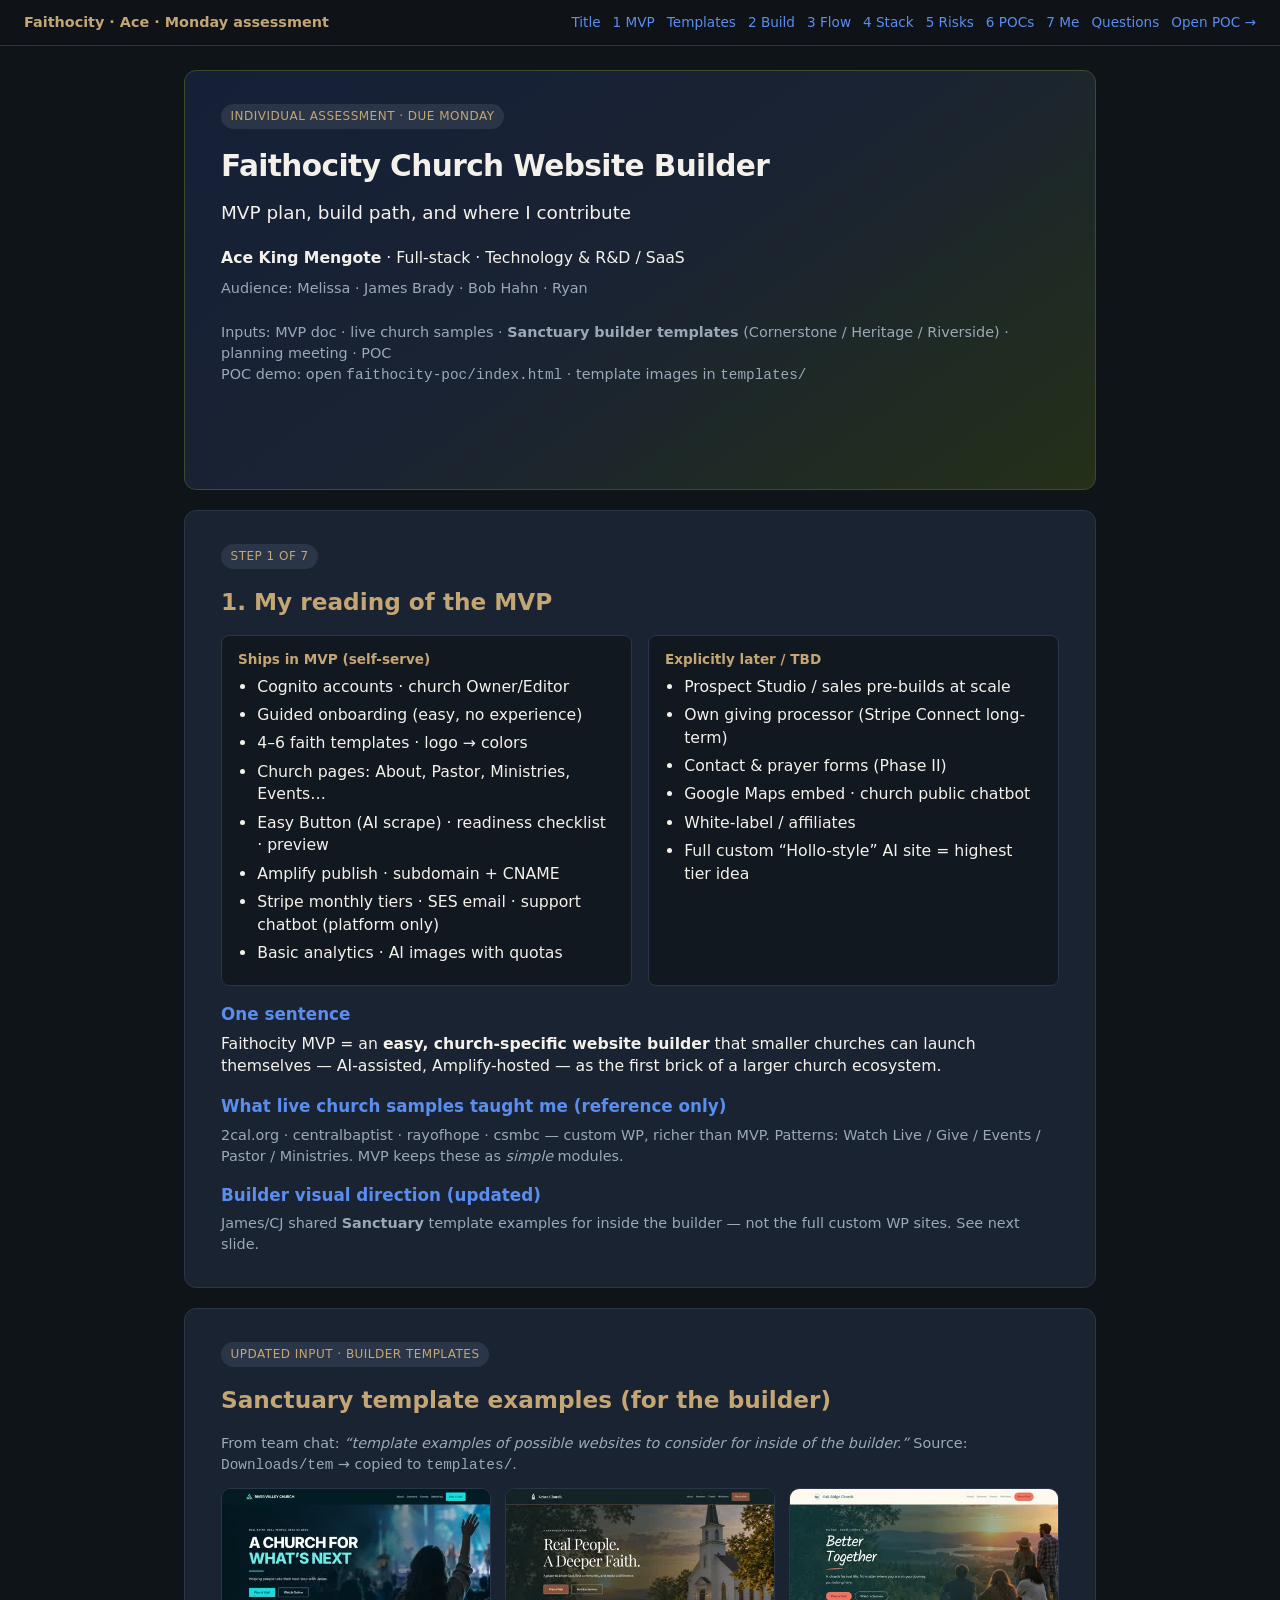
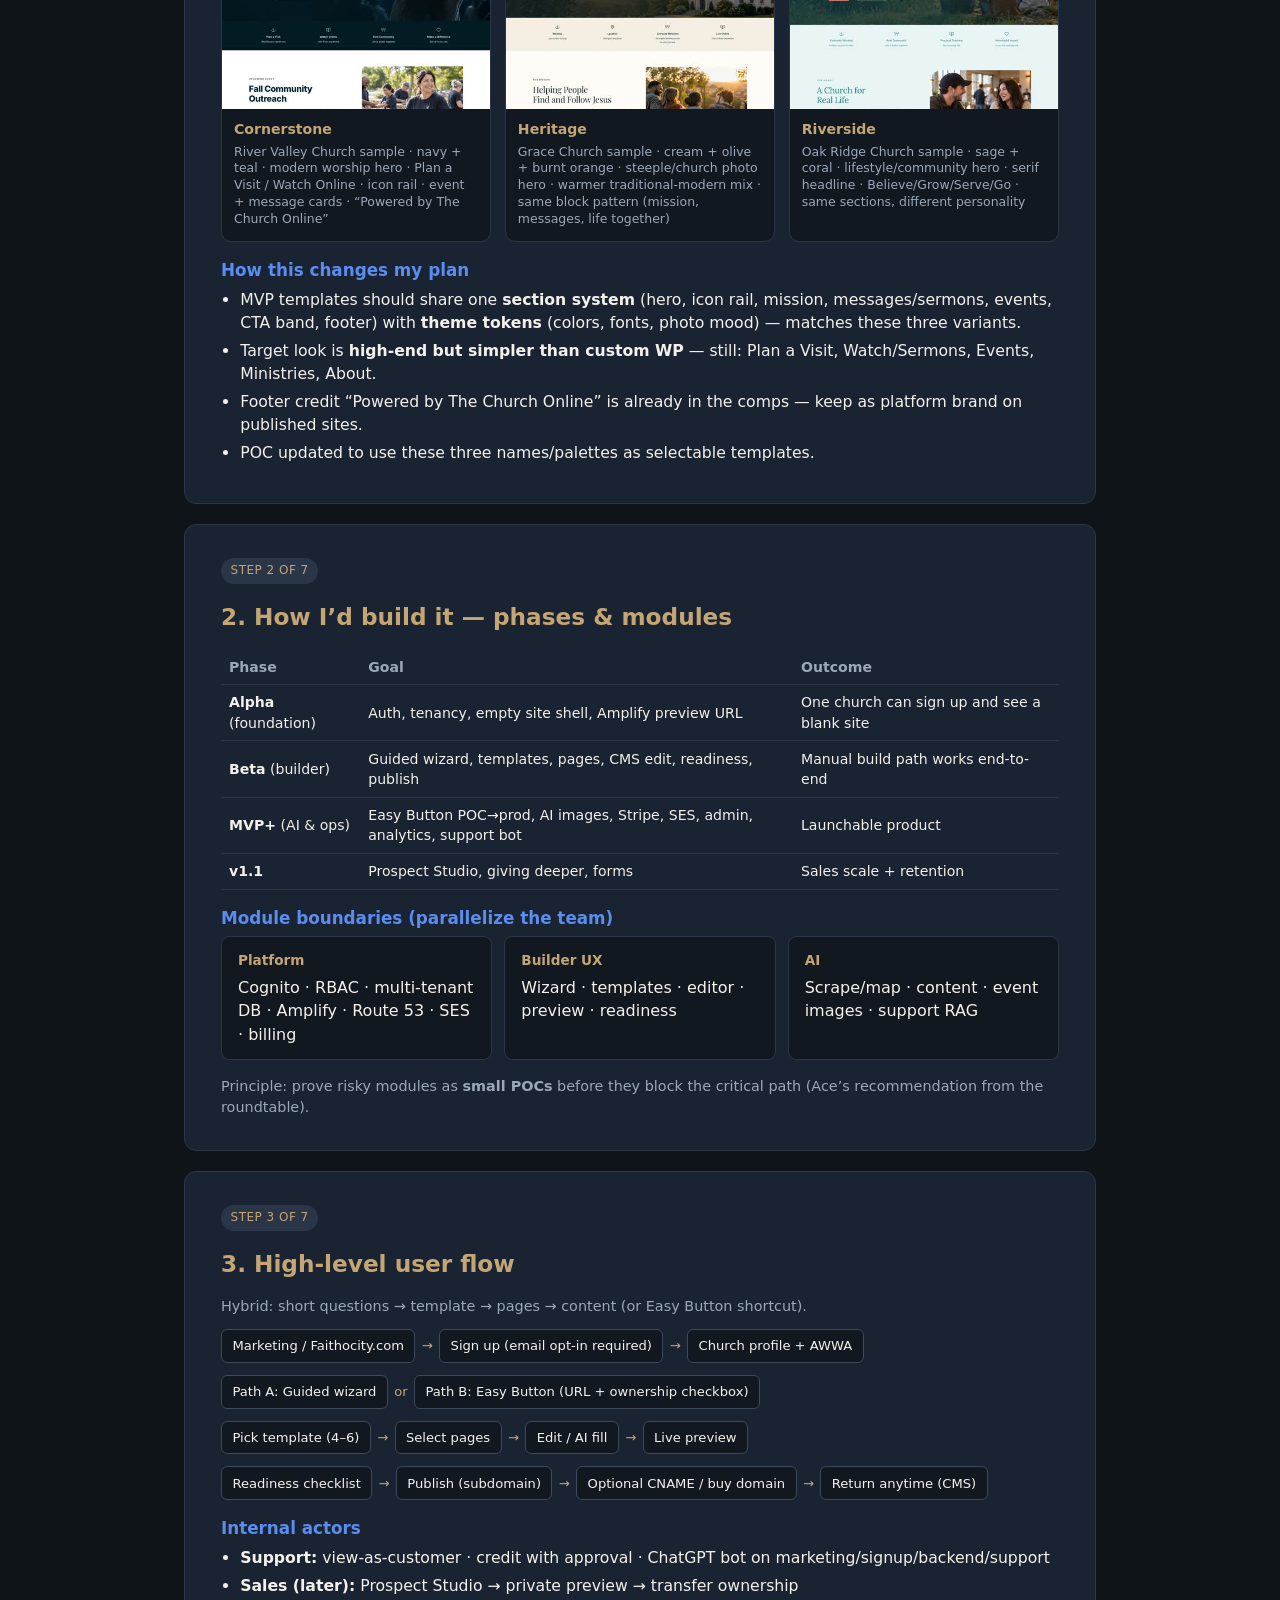
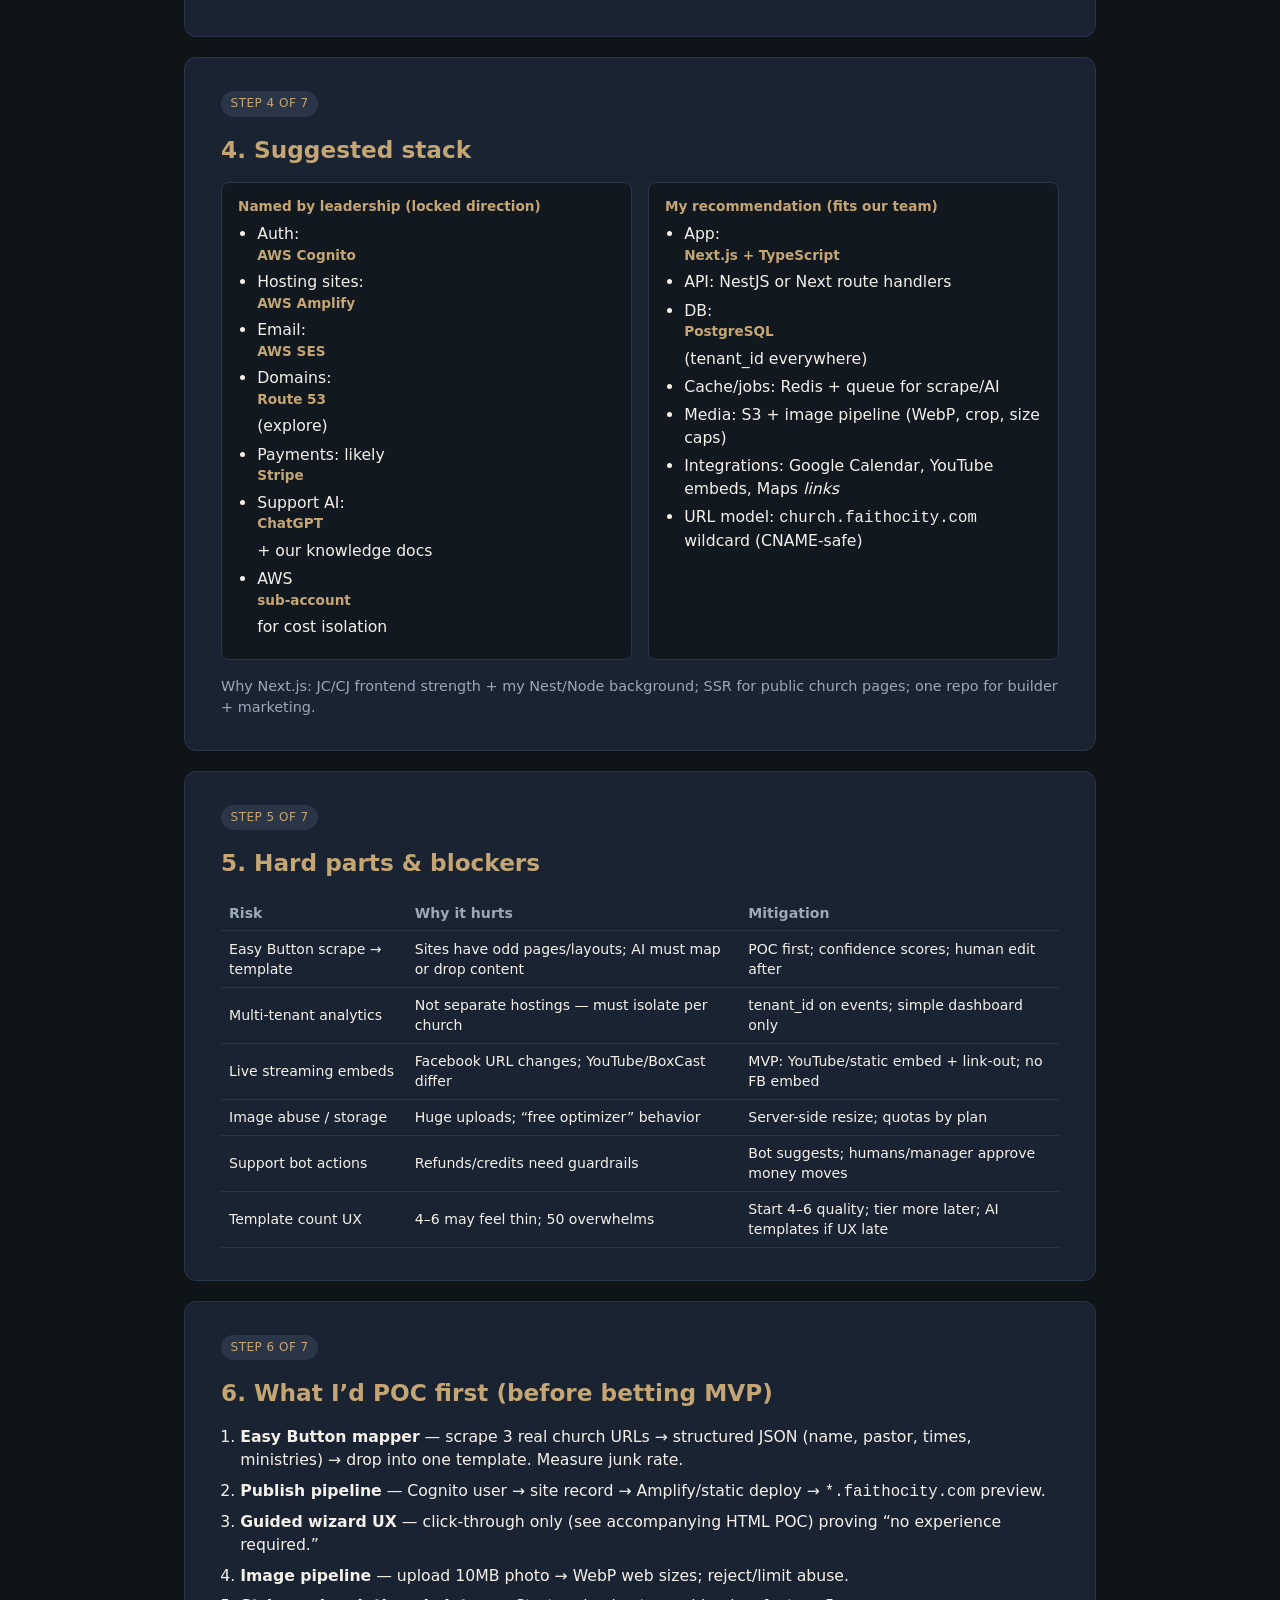
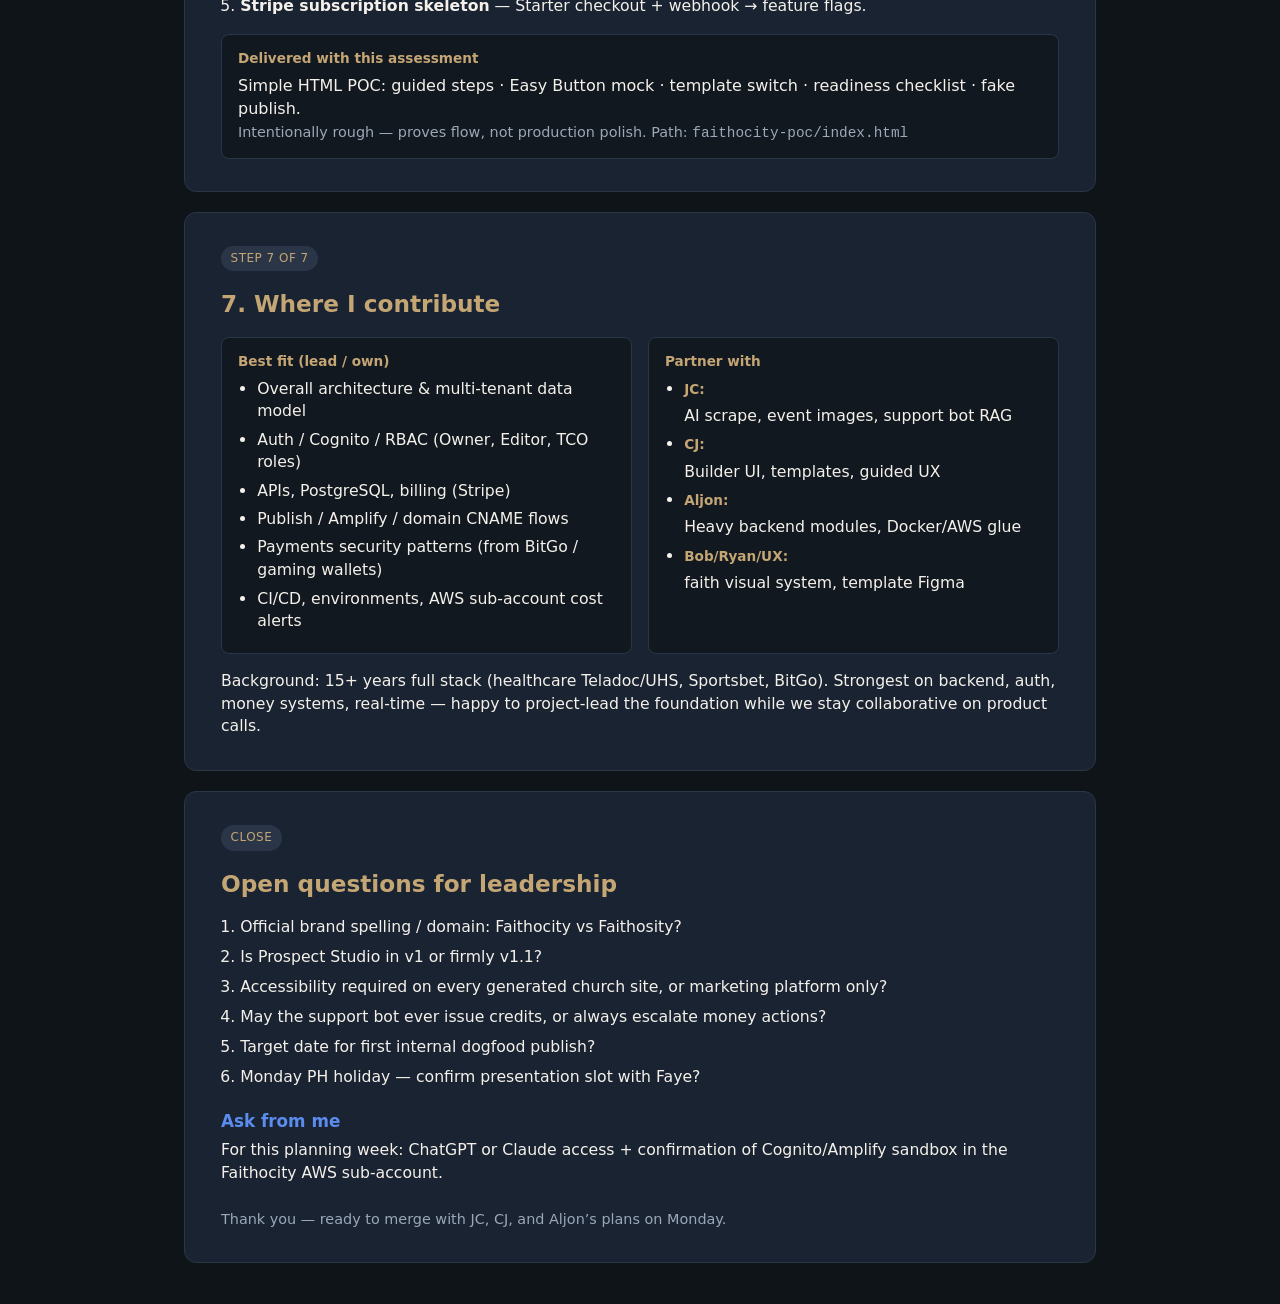
<file: index.html>
<!DOCTYPE html>
<html lang="en">
<head>
  <meta charset="UTF-8" />
  <meta name="viewport" content="width=device-width, initial-scale=1" />
  <title>Faithocity MVP — Ace King Mengote | Individual Assessment</title>
  <style>
    :root {
      --bg: #0f1419;
      --card: #1a2332;
      --text: #f4f1ea;
      --muted: #9aa8b8;
      --accent: #c4a574;
      --accent2: #5b8def;
      --good: #3d9a6a;
      --warn: #d4a017;
    }
    * { box-sizing: border-box; margin: 0; padding: 0; }
    body {
      font-family: "Segoe UI", system-ui, sans-serif;
      background: var(--bg);
      color: var(--text);
      line-height: 1.45;
    }
    .deck { max-width: 960px; margin: 0 auto; padding: 1.5rem; }
    .slide {
      background: var(--card);
      border-radius: 12px;
      padding: 2rem 2.25rem;
      margin-bottom: 1.25rem;
      border: 1px solid #2a3548;
      min-height: 420px;
      page-break-after: always;
    }
    .slide.dark-hero {
      background: linear-gradient(145deg, #152038 0%, #1a2332 50%, #243018 100%);
      border-color: #3d4a2e;
    }
    h1 { font-size: 1.85rem; font-weight: 700; letter-spacing: -0.02em; margin-bottom: 0.5rem; }
    h2 { font-size: 1.45rem; color: var(--accent); margin-bottom: 1rem; font-weight: 650; }
    h3 { font-size: 1.05rem; margin: 1rem 0 0.4rem; color: var(--accent2); }
    p, li { font-size: 0.98rem; color: var(--text); }
    .muted { color: var(--muted); font-size: 0.9rem; }
    .tag {
      display: inline-block;
      background: #2a3548;
      color: var(--accent);
      font-size: 0.75rem;
      padding: 0.25rem 0.6rem;
      border-radius: 999px;
      margin-bottom: 1rem;
      letter-spacing: 0.04em;
      text-transform: uppercase;
    }
    ul { padding-left: 1.2rem; margin: 0.4rem 0; }
    li { margin: 0.35rem 0; }
    .grid2 { display: grid; grid-template-columns: 1fr 1fr; gap: 1rem; }
    .grid3 { display: grid; grid-template-columns: 1fr 1fr 1fr; gap: 0.75rem; }
    .box {
      background: #121820;
      border: 1px solid #2a3548;
      border-radius: 8px;
      padding: 0.85rem 1rem;
    }
    .box strong { display: block; color: var(--accent); margin-bottom: 0.35rem; font-size: 0.85rem; }
    table { width: 100%; border-collapse: collapse; font-size: 0.88rem; margin-top: 0.5rem; }
    th, td { text-align: left; padding: 0.45rem 0.5rem; border-bottom: 1px solid #2a3548; }
    th { color: var(--muted); font-weight: 600; }
    .flow {
      display: flex; flex-wrap: wrap; gap: 0.4rem; align-items: center; margin: 0.75rem 0;
    }
    .flow span {
      background: #121820; border: 1px solid #3d4a5c; padding: 0.4rem 0.65rem;
      border-radius: 6px; font-size: 0.82rem;
    }
    .flow .arrow { border: none; background: transparent; color: var(--accent); padding: 0; }
    .nav {
      position: sticky; top: 0; z-index: 10; background: #0f1419ee;
      backdrop-filter: blur(8px); padding: 0.75rem 1.5rem; border-bottom: 1px solid #2a3548;
      display: flex; gap: 0.75rem; flex-wrap: wrap; align-items: center;
    }
    .nav a { color: var(--accent2); text-decoration: none; font-size: 0.85rem; }
    .nav strong { color: var(--accent); margin-right: auto; font-size: 0.9rem; }
    .tpl-grid {
      display: grid;
      grid-template-columns: repeat(3, 1fr);
      gap: 0.85rem;
      margin-top: 0.75rem;
    }
    .tpl-card {
      background: #121820;
      border: 1px solid #2a3548;
      border-radius: 10px;
      overflow: hidden;
    }
    .tpl-card a { color: inherit; text-decoration: none; display: block; }
    .tpl-card img {
      width: 100%;
      height: 220px;
      object-fit: cover;
      object-position: top center;
      display: block;
      background: #0a0e14;
    }
    .tpl-card .meta { padding: 0.65rem 0.75rem 0.85rem; }
    .tpl-card .meta strong { display: block; color: var(--accent); font-size: 0.88rem; margin-bottom: 0.25rem; }
    .tpl-card .meta span { color: var(--muted); font-size: 0.78rem; line-height: 1.35; display: block; }
    @media print {
      .nav { display: none; }
      .slide { break-inside: avoid; min-height: auto; }
    }
    @media (max-width: 700px) {
      .grid2, .grid3, .tpl-grid { grid-template-columns: 1fr; }
      .tpl-card img { height: 280px; }
    }
  </style>
</head>
<body>
  <nav class="nav">
    <strong>Faithocity · Ace · Monday assessment</strong>
    <a href="#s0">Title</a>
    <a href="#s1">1 MVP</a>
    <a href="#s1b">Templates</a>
    <a href="#s2">2 Build</a>
    <a href="#s3">3 Flow</a>
    <a href="#s4">4 Stack</a>
    <a href="#s5">5 Risks</a>
    <a href="#s6">6 POCs</a>
    <a href="#s7">7 Me</a>
    <a href="#s8">Questions</a>
    <a href="faithocity-poc/index.html">Open POC →</a>
  </nav>

  <div class="deck">

    <!-- TITLE -->
    <section class="slide dark-hero" id="s0">
      <div class="tag">Individual assessment · Due Monday</div>
      <h1>Faithocity Church Website Builder</h1>
      <p style="font-size:1.15rem;margin:0.75rem 0 1.25rem;">MVP plan, build path, and where I contribute</p>
      <p><strong>Ace King Mengote</strong> · Full-stack · Technology &amp; R&amp;D / SaaS</p>
      <p class="muted" style="margin-top:0.5rem;">Audience: Melissa · James Brady · Bob Hahn · Ryan</p>
      <p class="muted" style="margin-top:1.5rem;">Inputs: MVP doc · live church samples · <strong>Sanctuary builder templates</strong> (Cornerstone / Heritage / Riverside) · planning meeting · POC</p>
      <p class="muted">POC demo: open <code>faithocity-poc/index.html</code> · template images in <code>templates/</code></p>
    </section>

    <!-- STEP 1 -->
    <section class="slide" id="s1">
      <div class="tag">Step 1 of 7</div>
      <h2>1. My reading of the MVP</h2>
      <div class="grid2">
        <div class="box">
          <strong>Ships in MVP (self-serve)</strong>
          <ul>
            <li>Cognito accounts · church Owner/Editor</li>
            <li>Guided onboarding (easy, no experience)</li>
            <li>4–6 faith templates · logo → colors</li>
            <li>Church pages: About, Pastor, Ministries, Events…</li>
            <li>Easy Button (AI scrape) · readiness checklist · preview</li>
            <li>Amplify publish · subdomain + CNAME</li>
            <li>Stripe monthly tiers · SES email · support chatbot (platform only)</li>
            <li>Basic analytics · AI images with quotas</li>
          </ul>
        </div>
        <div class="box">
          <strong>Explicitly later / TBD</strong>
          <ul>
            <li>Prospect Studio / sales pre-builds at scale</li>
            <li>Own giving processor (Stripe Connect long-term)</li>
            <li>Contact &amp; prayer forms (Phase II)</li>
            <li>Google Maps embed · church public chatbot</li>
            <li>White-label / affiliates</li>
            <li>Full custom “Hollo-style” AI site = highest tier idea</li>
          </ul>
        </div>
      </div>
      <h3>One sentence</h3>
      <p>Faithocity MVP = an <strong>easy, church-specific website builder</strong> that smaller churches can launch themselves — AI-assisted, Amplify-hosted — as the first brick of a larger church ecosystem.</p>
      <h3>What live church samples taught me (reference only)</h3>
      <p class="muted">2cal.org · centralbaptist · rayofhope · csmbc — custom WP, richer than MVP. Patterns: Watch Live / Give / Events / Pastor / Ministries. MVP keeps these as <em>simple</em> modules.</p>
      <h3>Builder visual direction (updated)</h3>
      <p class="muted">James/CJ shared <strong>Sanctuary</strong> template examples for inside the builder — not the full custom WP sites. See next slide.</p>
    </section>

    <!-- TEMPLATES UPDATE -->
    <section class="slide" id="s1b">
      <div class="tag">Updated input · Builder templates</div>
      <h2>Sanctuary template examples (for the builder)</h2>
      <p class="muted" style="margin-bottom:0.5rem;">From team chat: <em>“template examples of possible websites to consider for inside of the builder.”</em> Source: <code>Downloads/tem</code> → copied to <code>templates/</code>.</p>
      <div class="tpl-grid">
        <div class="tpl-card">
          <a href="templates/Sanctuary-Cornerstone-Full-Homepage.jpg" target="_blank" rel="noopener">
            <img src="templates/Cornerstone-thumb.jpg" alt="Sanctuary Cornerstone template preview" />
            <div class="meta">
              <strong>Cornerstone</strong>
              <span>River Valley Church sample · navy + teal · modern worship hero · Plan a Visit / Watch Online · icon rail · event + message cards · “Powered by The Church Online”</span>
            </div>
          </a>
        </div>
        <div class="tpl-card">
          <a href="templates/Sanctuary-Heritage-Full-Homepage.jpg" target="_blank" rel="noopener">
            <img src="templates/Heritage-thumb.jpg" alt="Sanctuary Heritage template preview" />
            <div class="meta">
              <strong>Heritage</strong>
              <span>Grace Church sample · cream + olive + burnt orange · steeple/church photo hero · warmer traditional-modern mix · same block pattern (mission, messages, life together)</span>
            </div>
          </a>
        </div>
        <div class="tpl-card">
          <a href="templates/Sanctuary-Riverside.jpg" target="_blank" rel="noopener">
            <img src="templates/Riverside-thumb.jpg" alt="Sanctuary Riverside template preview" />
            <div class="meta">
              <strong>Riverside</strong>
              <span>Oak Ridge Church sample · sage + coral · lifestyle/community hero · serif headline · Believe/Grow/Serve/Go · same sections, different personality</span>
            </div>
          </a>
        </div>
      </div>
      <h3>How this changes my plan</h3>
      <ul>
        <li>MVP templates should share one <strong>section system</strong> (hero, icon rail, mission, messages/sermons, events, CTA band, footer) with <strong>theme tokens</strong> (colors, fonts, photo mood) — matches these three variants.</li>
        <li>Target look is <strong>high-end but simpler than custom WP</strong> — still: Plan a Visit, Watch/Sermons, Events, Ministries, About.</li>
        <li>Footer credit “Powered by The Church Online” is already in the comps — keep as platform brand on published sites.</li>
        <li>POC updated to use these three names/palettes as selectable templates.</li>
      </ul>
    </section>

    <!-- STEP 2 -->
    <section class="slide" id="s2">
      <div class="tag">Step 2 of 7</div>
      <h2>2. How I’d build it — phases &amp; modules</h2>
      <table>
        <tr><th>Phase</th><th>Goal</th><th>Outcome</th></tr>
        <tr><td><strong>Alpha</strong> (foundation)</td><td>Auth, tenancy, empty site shell, Amplify preview URL</td><td>One church can sign up and see a blank site</td></tr>
        <tr><td><strong>Beta</strong> (builder)</td><td>Guided wizard, templates, pages, CMS edit, readiness, publish</td><td>Manual build path works end-to-end</td></tr>
        <tr><td><strong>MVP+</strong> (AI &amp; ops)</td><td>Easy Button POC→prod, AI images, Stripe, SES, admin, analytics, support bot</td><td>Launchable product</td></tr>
        <tr><td><strong>v1.1</strong></td><td>Prospect Studio, giving deeper, forms</td><td>Sales scale + retention</td></tr>
      </table>
      <h3>Module boundaries (parallelize the team)</h3>
      <div class="grid3">
        <div class="box"><strong>Platform</strong>Cognito · RBAC · multi-tenant DB · Amplify · Route 53 · SES · billing</div>
        <div class="box"><strong>Builder UX</strong>Wizard · templates · editor · preview · readiness</div>
        <div class="box"><strong>AI</strong>Scrape/map · content · event images · support RAG</div>
      </div>
      <p class="muted" style="margin-top:1rem;">Principle: prove risky modules as <strong>small POCs</strong> before they block the critical path (Ace’s recommendation from the roundtable).</p>
    </section>

    <!-- STEP 3 -->
    <section class="slide" id="s3">
      <div class="tag">Step 3 of 7</div>
      <h2>3. High-level user flow</h2>
      <p class="muted">Hybrid: short questions → template → pages → content (or Easy Button shortcut).</p>
      <div class="flow">
        <span>Marketing / Faithocity.com</span><span class="arrow">→</span>
        <span>Sign up (email opt-in required)</span><span class="arrow">→</span>
        <span>Church profile + AWWA</span>
      </div>
      <div class="flow">
        <span>Path A: Guided wizard</span><span class="arrow">or</span>
        <span>Path B: Easy Button (URL + ownership checkbox)</span>
      </div>
      <div class="flow">
        <span>Pick template (4–6)</span><span class="arrow">→</span>
        <span>Select pages</span><span class="arrow">→</span>
        <span>Edit / AI fill</span><span class="arrow">→</span>
        <span>Live preview</span>
      </div>
      <div class="flow">
        <span>Readiness checklist</span><span class="arrow">→</span>
        <span>Publish (subdomain)</span><span class="arrow">→</span>
        <span>Optional CNAME / buy domain</span><span class="arrow">→</span>
        <span>Return anytime (CMS)</span>
      </div>
      <h3>Internal actors</h3>
      <ul>
        <li><strong>Support:</strong> view-as-customer · credit with approval · ChatGPT bot on marketing/signup/backend/support</li>
        <li><strong>Sales (later):</strong> Prospect Studio → private preview → transfer ownership</li>
      </ul>
    </section>

    <!-- STEP 4 -->
    <section class="slide" id="s4">
      <div class="tag">Step 4 of 7</div>
      <h2>4. Suggested stack</h2>
      <div class="grid2">
        <div class="box">
          <strong>Named by leadership (locked direction)</strong>
          <ul>
            <li>Auth: <strong>AWS Cognito</strong></li>
            <li>Hosting sites: <strong>AWS Amplify</strong></li>
            <li>Email: <strong>AWS SES</strong></li>
            <li>Domains: <strong>Route 53</strong> (explore)</li>
            <li>Payments: likely <strong>Stripe</strong></li>
            <li>Support AI: <strong>ChatGPT</strong> + our knowledge docs</li>
            <li>AWS <strong>sub-account</strong> for cost isolation</li>
          </ul>
        </div>
        <div class="box">
          <strong>My recommendation (fits our team)</strong>
          <ul>
            <li>App: <strong>Next.js + TypeScript</strong></li>
            <li>API: NestJS or Next route handlers</li>
            <li>DB: <strong>PostgreSQL</strong> (tenant_id everywhere)</li>
            <li>Cache/jobs: Redis + queue for scrape/AI</li>
            <li>Media: S3 + image pipeline (WebP, crop, size caps)</li>
            <li>Integrations: Google Calendar, YouTube embeds, Maps <em>links</em></li>
            <li>URL model: <code>church.faithocity.com</code> wildcard (CNAME-safe)</li>
          </ul>
        </div>
      </div>
      <p class="muted" style="margin-top:1rem;">Why Next.js: JC/CJ frontend strength + my Nest/Node background; SSR for public church pages; one repo for builder + marketing.</p>
    </section>

    <!-- STEP 5 -->
    <section class="slide" id="s5">
      <div class="tag">Step 5 of 7</div>
      <h2>5. Hard parts &amp; blockers</h2>
      <table>
        <tr><th>Risk</th><th>Why it hurts</th><th>Mitigation</th></tr>
        <tr><td>Easy Button scrape → template</td><td>Sites have odd pages/layouts; AI must map or drop content</td><td>POC first; confidence scores; human edit after</td></tr>
        <tr><td>Multi-tenant analytics</td><td>Not separate hostings — must isolate per church</td><td>tenant_id on events; simple dashboard only</td></tr>
        <tr><td>Live streaming embeds</td><td>Facebook URL changes; YouTube/BoxCast differ</td><td>MVP: YouTube/static embed + link-out; no FB embed</td></tr>
        <tr><td>Image abuse / storage</td><td>Huge uploads; “free optimizer” behavior</td><td>Server-side resize; quotas by plan</td></tr>
        <tr><td>Support bot actions</td><td>Refunds/credits need guardrails</td><td>Bot suggests; humans/manager approve money moves</td></tr>
        <tr><td>Template count UX</td><td>4–6 may feel thin; 50 overwhelms</td><td>Start 4–6 quality; tier more later; AI templates if UX late</td></tr>
      </table>
    </section>

    <!-- STEP 6 -->
    <section class="slide" id="s6">
      <div class="tag">Step 6 of 7</div>
      <h2>6. What I’d POC first (before betting MVP)</h2>
      <ol style="padding-left:1.2rem;">
        <li style="margin:0.5rem 0;"><strong>Easy Button mapper</strong> — scrape 3 real church URLs → structured JSON (name, pastor, times, ministries) → drop into one template. Measure junk rate.</li>
        <li style="margin:0.5rem 0;"><strong>Publish pipeline</strong> — Cognito user → site record → Amplify/static deploy → <code>*.faithocity.com</code> preview.</li>
        <li style="margin:0.5rem 0;"><strong>Guided wizard UX</strong> — click-through only (see accompanying HTML POC) proving “no experience required.”</li>
        <li style="margin:0.5rem 0;"><strong>Image pipeline</strong> — upload 10MB photo → WebP web sizes; reject/limit abuse.</li>
        <li style="margin:0.5rem 0;"><strong>Stripe subscription skeleton</strong> — Starter checkout + webhook → feature flags.</li>
      </ol>
      <div class="box" style="margin-top:1rem;">
        <strong>Delivered with this assessment</strong>
        Simple HTML POC: guided steps · Easy Button mock · template switch · readiness checklist · fake publish.<br />
        <span class="muted">Intentionally rough — proves flow, not production polish. Path: <code>faithocity-poc/index.html</code></span>
      </div>
    </section>

    <!-- STEP 7 -->
    <section class="slide" id="s7">
      <div class="tag">Step 7 of 7</div>
      <h2>7. Where I contribute</h2>
      <div class="grid2">
        <div class="box">
          <strong>Best fit (lead / own)</strong>
          <ul>
            <li>Overall architecture &amp; multi-tenant data model</li>
            <li>Auth / Cognito / RBAC (Owner, Editor, TCO roles)</li>
            <li>APIs, PostgreSQL, billing (Stripe)</li>
            <li>Publish / Amplify / domain CNAME flows</li>
            <li>Payments security patterns (from BitGo / gaming wallets)</li>
            <li>CI/CD, environments, AWS sub-account cost alerts</li>
          </ul>
        </div>
        <div class="box">
          <strong>Partner with</strong>
          <ul>
            <li><strong>JC:</strong> AI scrape, event images, support bot RAG</li>
            <li><strong>CJ:</strong> Builder UI, templates, guided UX</li>
            <li><strong>Aljon:</strong> Heavy backend modules, Docker/AWS glue</li>
            <li><strong>Bob/Ryan/UX:</strong> faith visual system, template Figma</li>
          </ul>
        </div>
      </div>
      <p style="margin-top:1rem;">Background: 15+ years full stack (healthcare Teladoc/UHS, Sportsbet, BitGo). Strongest on backend, auth, money systems, real-time — happy to project-lead the foundation while we stay collaborative on product calls.</p>
    </section>

    <!-- QUESTIONS -->
    <section class="slide" id="s8">
      <div class="tag">Close</div>
      <h2>Open questions for leadership</h2>
      <ol style="padding-left:1.2rem;">
        <li style="margin:0.45rem 0;">Official brand spelling / domain: Faithocity vs Faithosity?</li>
        <li style="margin:0.45rem 0;">Is Prospect Studio in v1 or firmly v1.1?</li>
        <li style="margin:0.45rem 0;">Accessibility required on every generated church site, or marketing platform only?</li>
        <li style="margin:0.45rem 0;">May the support bot ever issue credits, or always escalate money actions?</li>
        <li style="margin:0.45rem 0;">Target date for first internal dogfood publish?</li>
        <li style="margin:0.45rem 0;">Monday PH holiday — confirm presentation slot with Faye?</li>
      </ol>
      <h3 style="margin-top:1.25rem;">Ask from me</h3>
      <p>For this planning week: ChatGPT or Claude access + confirmation of Cognito/Amplify sandbox in the Faithocity AWS sub-account.</p>
      <p class="muted" style="margin-top:1.5rem;">Thank you — ready to merge with JC, CJ, and Aljon’s plans on Monday.</p>
    </section>

  </div>
</body>
</html>
</file>
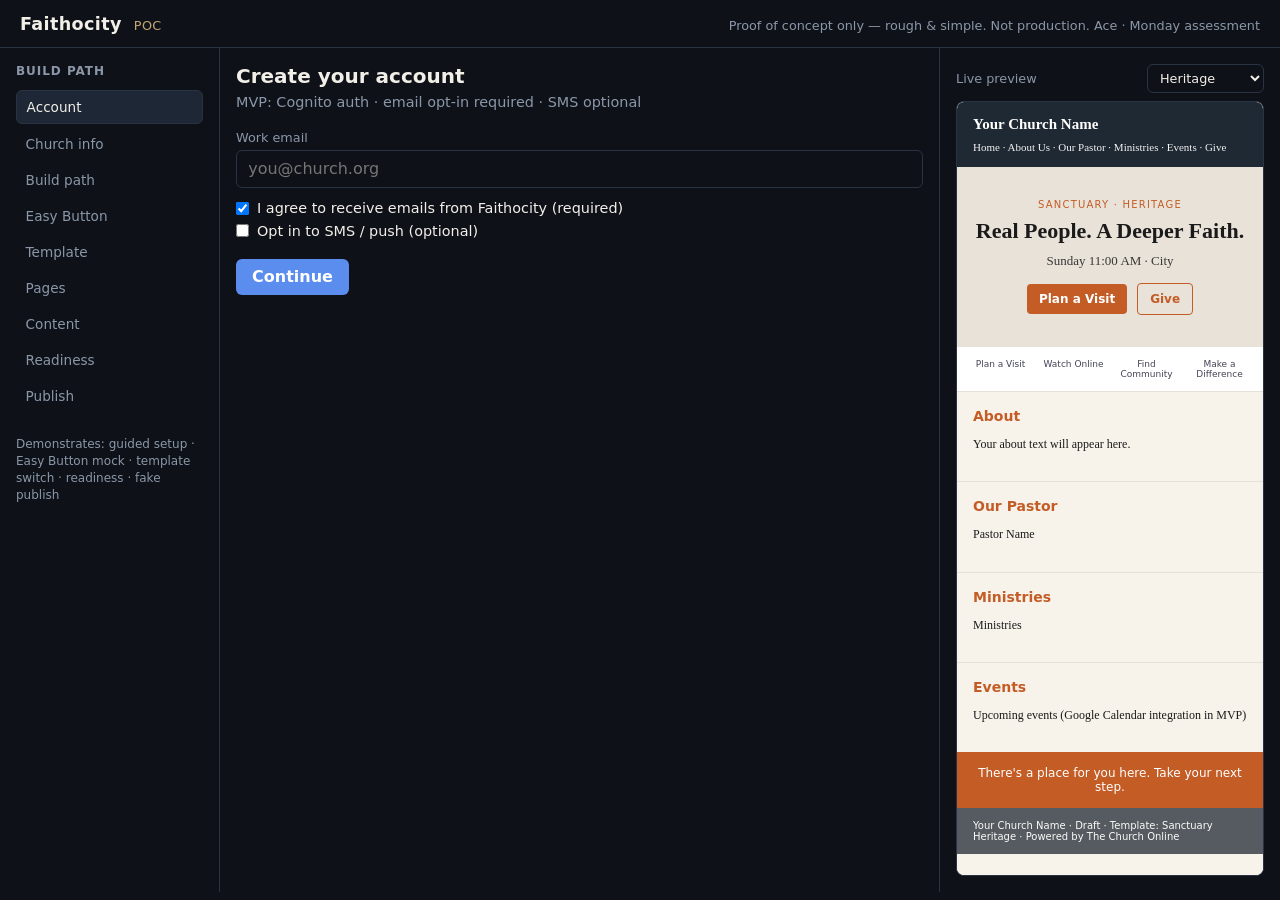
<file: faithocity-poc/index.html>
<!DOCTYPE html>
<html lang="en">
<head>
  <meta charset="UTF-8" />
  <meta name="viewport" content="width=device-width, initial-scale=1" />
  <title>Faithocity POC — Guided Builder (simple)</title>
  <link rel="stylesheet" href="styles.css" />
</head>
<body>
  <header class="top">
    <div class="brand">Faithocity <span>POC</span></div>
    <p class="disclaimer">Proof of concept only — rough &amp; simple. Not production. Ace · Monday assessment</p>
  </header>

  <main class="layout">
    <aside class="rail">
      <h2>Build path</h2>
      <ol id="steps" class="steps"></ol>
      <div class="rail-note">
        Demonstrates: guided setup · Easy Button mock · template switch · readiness · fake publish
      </div>
    </aside>

    <section class="panel">
      <div id="view"></div>
    </section>

    <aside class="preview">
      <div class="preview-bar">
        <span>Live preview</span>
        <select id="templateSelect" aria-label="Template"></select>
      </div>
      <iframe id="frame" title="Church site preview"></iframe>
    </aside>
  </main>

  <script src="app.js"></script>
</body>
</html>
</file>
<file: faithocity-poc/styles.css>
:root {
  --bg: #0e1218;
  --panel: #161c26;
  --line: #2a3344;
  --text: #f2efe8;
  --muted: #8b97a8;
  --gold: #c4a574;
  --blue: #5b8def;
  --green: #3d9a6a;
  --serif: "Georgia", "Times New Roman", serif;
  --sans: "Segoe UI", system-ui, sans-serif;
}
* { box-sizing: border-box; margin: 0; padding: 0; }
body {
  font-family: var(--sans);
  background: var(--bg);
  color: var(--text);
  min-height: 100vh;
}
.top {
  display: flex;
  justify-content: space-between;
  align-items: baseline;
  padding: 0.85rem 1.25rem;
  border-bottom: 1px solid var(--line);
  gap: 1rem;
  flex-wrap: wrap;
}
.brand { font-weight: 700; font-size: 1.1rem; letter-spacing: 0.02em; }
.brand span { color: var(--gold); font-weight: 500; font-size: 0.8rem; margin-left: 0.35rem; }
.disclaimer { color: var(--muted); font-size: 0.8rem; }
.layout {
  display: grid;
  grid-template-columns: 220px 1fr 340px;
  min-height: calc(100vh - 56px);
}
.rail, .panel, .preview { border-right: 1px solid var(--line); padding: 1rem; }
.preview { border-right: none; display: flex; flex-direction: column; gap: 0.5rem; }
.rail h2 { font-size: 0.75rem; text-transform: uppercase; letter-spacing: 0.08em; color: var(--muted); margin-bottom: 0.75rem; }
.steps { list-style: none; }
.steps li {
  padding: 0.5rem 0.6rem;
  border-radius: 6px;
  font-size: 0.85rem;
  color: var(--muted);
  margin-bottom: 0.25rem;
  cursor: default;
}
.steps li.done { color: var(--green); }
.steps li.active { background: #1e2736; color: var(--text); border: 1px solid var(--line); }
.rail-note { margin-top: 1.5rem; font-size: 0.75rem; color: var(--muted); line-height: 1.4; }
.panel h1 { font-size: 1.25rem; margin-bottom: 0.35rem; }
.panel .sub { color: var(--muted); font-size: 0.9rem; margin-bottom: 1.25rem; }
label { display: block; font-size: 0.8rem; color: var(--muted); margin: 0.75rem 0 0.3rem; }
input[type="text"], input[type="url"], input[type="number"], select, textarea {
  width: 100%;
  background: #0e1218;
  border: 1px solid var(--line);
  color: var(--text);
  border-radius: 6px;
  padding: 0.55rem 0.7rem;
  font: inherit;
}
textarea { min-height: 72px; resize: vertical; }
.row { display: grid; grid-template-columns: 1fr 1fr; gap: 0.75rem; }
.check-list { margin: 0.75rem 0; }
.check-list label {
  display: flex; align-items: center; gap: 0.5rem;
  color: var(--text); font-size: 0.9rem; margin: 0.4rem 0; cursor: pointer;
}
.actions { display: flex; gap: 0.5rem; margin-top: 1.25rem; flex-wrap: wrap; }
button {
  font: inherit;
  border: none;
  border-radius: 6px;
  padding: 0.55rem 1rem;
  cursor: pointer;
  background: var(--blue);
  color: #fff;
  font-weight: 600;
}
button.secondary { background: transparent; border: 1px solid var(--line); color: var(--text); }
button.gold { background: var(--gold); color: #1a1208; }
button:disabled { opacity: 0.45; cursor: not-allowed; }
.banner {
  background: #1e2736;
  border: 1px dashed var(--gold);
  border-radius: 8px;
  padding: 0.75rem;
  font-size: 0.85rem;
  margin-bottom: 1rem;
}
.ready li { margin: 0.35rem 0; font-size: 0.9rem; }
.ready .ok { color: var(--green); }
.ready .bad { color: #d97b6c; }
.preview-bar {
  display: flex; justify-content: space-between; align-items: center;
  font-size: 0.8rem; color: var(--muted);
}
.preview-bar select { width: auto; padding: 0.3rem 0.5rem; font-size: 0.8rem; }
#frame {
  flex: 1;
  width: 100%;
  min-height: 480px;
  border: 1px solid var(--line);
  border-radius: 8px;
  background: #fff;
}
@media (max-width: 1100px) {
  .layout { grid-template-columns: 1fr; }
  .rail, .panel, .preview { border-right: none; border-bottom: 1px solid var(--line); }
  #frame { min-height: 360px; }
}
</file>
